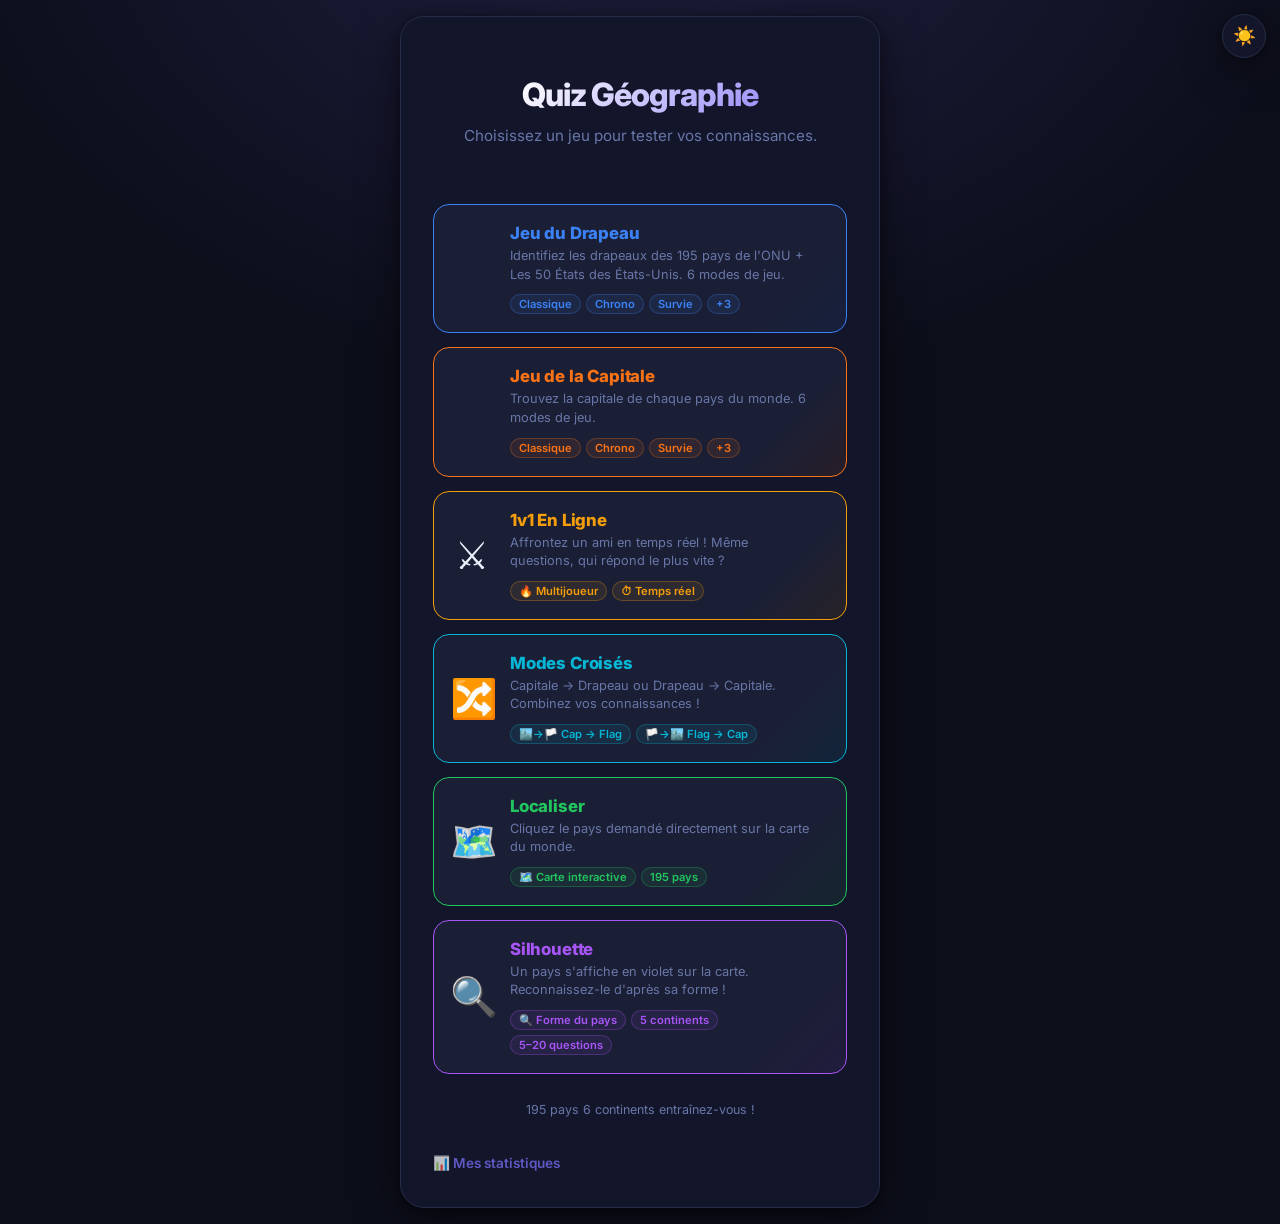
<file: index.html>
﻿<!DOCTYPE html>
<html lang="fr">
<head>
  <meta charset="UTF-8" />
  <meta name="viewport" content="width=device-width, initial-scale=1.0" />
  <title>Quiz Géographie</title>
  <link rel="stylesheet" href="style.css" />
  <link rel="preconnect" href="https://fonts.googleapis.com" />
  <link href="https://fonts.googleapis.com/css2?family=Inter:wght@400;500;600;700;800&display=swap" rel="stylesheet" />
  <script src="theme.js"></script>
</head>
<body>
<button id="theme-toggle" class="theme-toggle" title="Changer de thème">🌙</button>

<div class="screen active" id="screen-home">
  <div class="home-card">
    <div class="home-header">
      <div class="home-logo"></div>
      <h1>Quiz Géographie</h1>
      <p class="subtitle">Choisissez un jeu pour tester vos connaissances.</p>
    </div>
    <div class="game-picker">
      <a href="flags.html" class="game-tile" data-game="flags">
        <span class="game-tile-icon"></span>
        <div class="game-tile-body">
          <span class="game-tile-name">Jeu du Drapeau</span>
          <span class="game-tile-desc">Identifiez les drapeaux des 195 pays de l'ONU + Les 50 États des États-Unis. 6 modes de jeu.</span>
          <div class="game-tile-tags">
            <span class="gtag">Classique</span>
            <span class="gtag">Chrono</span>
            <span class="gtag">Survie</span>
            <span class="gtag">+3</span>
          </div>
        </div>
        <span class="game-tile-arrow"></span>
      </a>
      <a href="capitals.html" class="game-tile" data-game="capitals">
        <span class="game-tile-icon"></span>
        <div class="game-tile-body">
          <span class="game-tile-name">Jeu de la Capitale</span>
          <span class="game-tile-desc">Trouvez la capitale de chaque pays du monde. 6 modes de jeu.</span>
          <div class="game-tile-tags">
            <span class="gtag">Classique</span>
            <span class="gtag">Chrono</span>
            <span class="gtag">Survie</span>
            <span class="gtag">+3</span>
          </div>
        </div>
        <span class="game-tile-arrow"></span>
      </a>
      <a href="duel.html" class="game-tile" data-game="duel">
        <span class="game-tile-icon">⚔️</span>
        <div class="game-tile-body">
          <span class="game-tile-name">1v1 En Ligne</span>
          <span class="game-tile-desc">Affrontez un ami en temps réel ! Même questions, qui répond le plus vite ?</span>
          <div class="game-tile-tags">
            <span class="gtag">🔥 Multijoueur</span>
            <span class="gtag">⏱ Temps réel</span>
          </div>
        </div>
        <span class="game-tile-arrow"></span>
      </a>
      <a href="crossmodes.html" class="game-tile" data-game="crossmodes">
        <span class="game-tile-icon">🔀</span>
        <div class="game-tile-body">
          <span class="game-tile-name">Modes Croisés</span>
          <span class="game-tile-desc">Capitale → Drapeau ou Drapeau → Capitale. Combinez vos connaissances !</span>
          <div class="game-tile-tags">
            <span class="gtag">🏙️→🏳️ Cap → Flag</span>
            <span class="gtag">🏳️→🏙️ Flag → Cap</span>
          </div>
        </div>
        <span class="game-tile-arrow"></span>
      </a>
      <a href="map.html" class="game-tile" data-game="map">
        <span class="game-tile-icon">🗺️</span>
        <div class="game-tile-body">
          <span class="game-tile-name">Localiser</span>
          <span class="game-tile-desc">Cliquez le pays demandé directement sur la carte du monde.</span>
          <div class="game-tile-tags">
            <span class="gtag">🗺️ Carte interactive</span>
            <span class="gtag">195 pays</span>
          </div>
        </div>
        <span class="game-tile-arrow"></span>
      </a>
      <a href="silhouette.html" class="game-tile" data-game="silhouette">
        <span class="game-tile-icon">🔍</span>
        <div class="game-tile-body">
          <span class="game-tile-name">Silhouette</span>
          <span class="game-tile-desc">Un pays s'affiche en violet sur la carte. Reconnaissez-le d'après sa forme !</span>
          <div class="game-tile-tags">
            <span class="gtag">🔍 Forme du pays</span>
            <span class="gtag">5 continents</span>
            <span class="gtag">5–20 questions</span>
          </div>
        </div>
        <span class="game-tile-arrow"></span>
      </a>
    </div>
    <p class="home-footer">195 pays  6 continents  entraînez-vous !</p>
    <a href="stats.html" class="btn-stats-link">📊 Mes statistiques</a>
  </div>
</div>

</body>
</html>
</file>
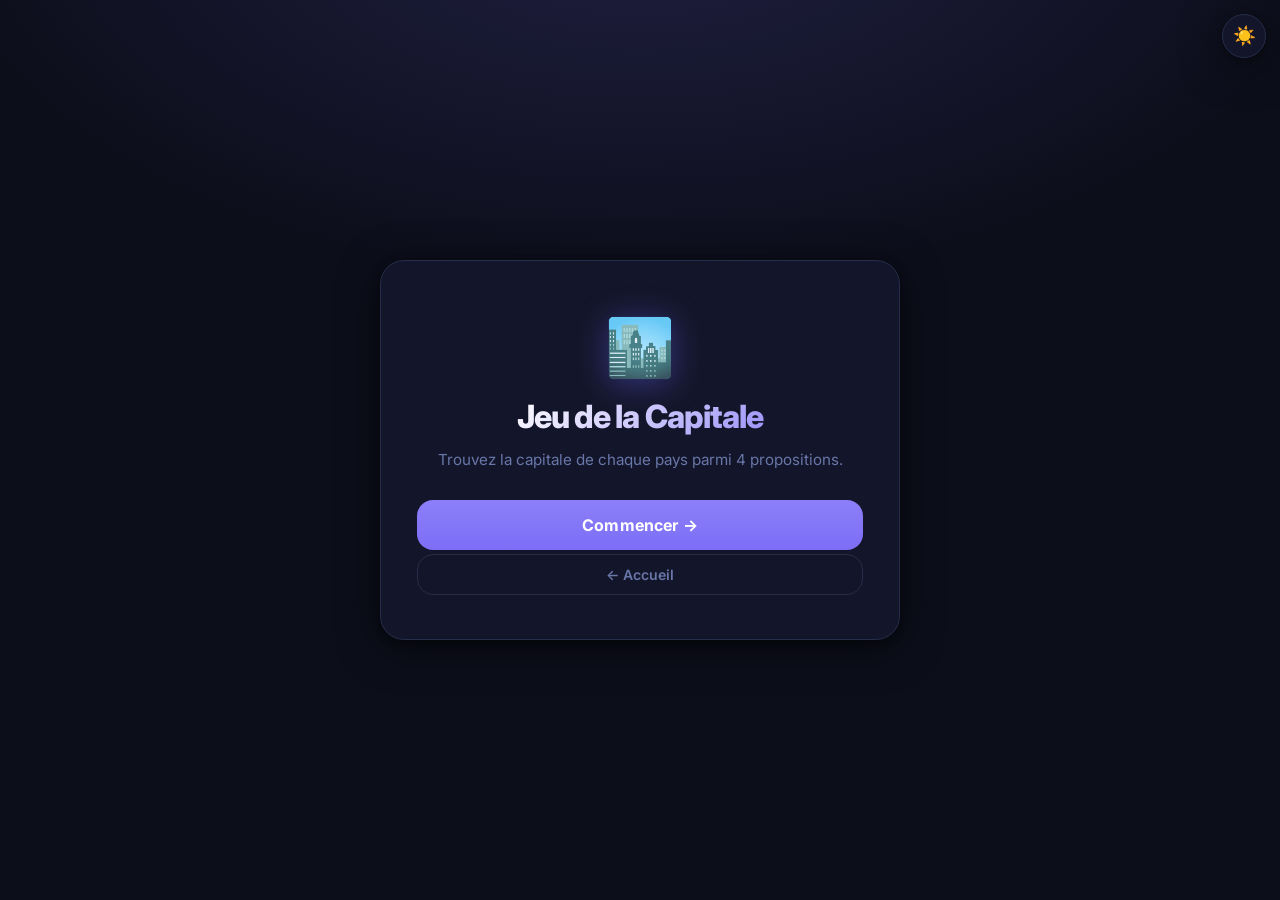
<file: capitals.html>
<!DOCTYPE html>
<html lang="fr">
<head>
  <meta charset="UTF-8" />
  <meta name="viewport" content="width=device-width, initial-scale=1.0" />
  <title>Jeu de la Capitale</title>
  <link rel="stylesheet" href="style.css" />
  <link rel="stylesheet" href="capitals.css" />
  <link rel="preconnect" href="https://fonts.googleapis.com" />
  <link href="https://fonts.googleapis.com/css2?family=Inter:wght@400;500;600;700;800&display=swap" rel="stylesheet" />
  <script src="theme.js"></script>
  <script src="countries.js"></script>
  <script src="audio.js"></script>
</head>
<body>
<button id="theme-toggle" class="theme-toggle" title="Changer de thème">🌙</button>

<!-- ===================== SCREEN: WELCOME ===================== -->
<div id="screen-welcome" class="screen active">
  <div class="welcome-card">
    <div class="logo">🏙️</div>
    <h1>Jeu de la Capitale</h1>
    <p class="subtitle">Trouvez la capitale de chaque pays parmi 4 propositions.</p>
    <button class="btn-primary" id="btn-start">Commencer →</button>
    <a href="index.html" class="btn-home-link">← Accueil</a>
  </div>
</div>

<!-- ===================== SCREEN: CONTINENT ===================== -->
<div id="screen-continent" class="screen">
  <div class="selection-wrapper">
    <div class="selection-header">
      <h2>Choisir une région</h2>
      <p class="subtitle">Sélectionnez la zone géographique à explorer.</p>
    </div>
    <div class="continent-grid" id="continent-grid"></div>
    <button class="btn-secondary btn-back" id="btn-back-from-continent">← Retour</button>
  </div>
</div>

<!-- ===================== SCREEN: MODE ===================== -->
<div id="screen-mode" class="screen">
  <div class="selection-wrapper">
    <div class="selection-header">
      <div class="context-pills">
        <span class="pill" id="mode-continent-pill"></span>
      </div>
      <h2>Mode de jeu</h2>
      <p class="subtitle">Choisissez comment vous voulez jouer.</p>
    </div>
    <div class="mode-grid" id="mode-grid"></div>
    <button class="btn-secondary btn-back" id="btn-back-from-mode">← Retour</button>
  </div>
</div>

<!-- ===================== SCREEN: GAME ===================== -->
<div id="screen-game" class="screen">
  <div class="game-wrapper" id="game-wrapper">

    <!-- Top bar -->
    <div class="top-bar">
      <div class="top-left">
        <span class="mode-tag" id="game-mode-tag"></span>
        <span id="question-counter">1 / 10</span>
      </div>
      <div class="score-badge">
        <span class="score-label">Score</span>
        <span id="score-value">0</span>
      </div>
      <button class="btn-icon" id="btn-quit-game" title="Quitter">✕</button>
    </div>

    <!-- Progress bar -->
    <div id="progress-bar-wrap">
      <div class="progress-bar-track">
        <div class="progress-bar-fill" id="progress-bar"></div>
      </div>
      <div class="progress-dots" id="progress-dots"></div>
    </div>

    <!-- Streak bar (survival) -->
    <div class="streak-bar" id="streak-bar">
      <span class="streak-icon">🔥</span>
      <span id="streak-count">0</span>
      <span class="streak-label">consécutives</span>
      <span class="streak-record-label">Record : <strong id="streak-record-val">0</strong></span>
    </div>

    <!-- Chrono bar -->
    <div class="chrono-wrap" id="chrono-wrap">
      <div class="chrono-bar-track">
        <div class="chrono-bar-fill" id="chrono-bar"></div>
      </div>
      <span id="chrono-time">60</span>
    </div>

    <!-- Zone animée contenant la question et les réponses -->
    <div class="question-area" id="question-area">

    <!-- ── QUESTION CARD (standard / hardcore) ── -->
    <!-- Shows country name; user picks/types the capital -->
    <div id="zone-standard">
      <div class="cap-question-card" id="cap-question-card">
        <p class="cap-question-label" id="cap-question-label">Quelle est la capitale de…</p>
        <h3 class="cap-country-name" id="cap-country-name"></h3>
        <span class="cap-flag-hint" id="cap-flag-hint"></span>
      </div>
    </div>

    <!-- ── REVERSE QUESTION (show capital → pick country) ── -->
    <div id="zone-reverse">
      <div class="cap-question-card">
        <p class="cap-question-label">Quel pays a pour capitale…</p>
        <h3 class="cap-country-name" id="reverse-capital-name"></h3>
      </div>
    </div>

    <!-- ── HARDCORE INPUT ── -->
    <div id="zone-hardcore">
      <div class="hardcore-hint">
        <span class="hc-label">Tapez le nom de la capitale</span>
        <span class="hc-tol" id="hc-tol-badge"></span>
      </div>
      <div class="hardcore-input-wrap">
        <input type="text" id="hardcore-input" class="hardcore-input"
               placeholder="Capitale…" autocomplete="off" spellcheck="false" />
        <button class="btn-submit" id="btn-hc-submit">OK</button>
      </div>
    </div>

    <!-- Feedback banner -->
    <div class="feedback-banner" id="feedback-banner">
      <span id="feedback-icon"></span>
      <span id="feedback-text"></span>
    </div>

    <!-- Answer buttons -->
    <div class="answers-grid" id="answers-grid">
      <button class="answer-btn" data-index="0"></button>
      <button class="answer-btn" data-index="1"></button>
      <button class="answer-btn" data-index="2"></button>
      <button class="answer-btn" data-index="3"></button>
    </div>

    </div><!-- /.question-area -->

    <!-- Bottom controls -->
    <div class="bottom-controls">
      <button class="btn-primary" id="btn-next" disabled>Suivant →</button>
      <button class="btn-secondary btn-infini-home hidden" id="btn-infini-home">🏠 Retour à l'accueil</button>
    </div>

  </div>
</div>

<!-- ===================== SCREEN: RESULTS ===================== -->
<div id="screen-results" class="screen">
  <div class="results-card">
    <div id="results-emoji" class="results-emoji">🏆</div>
    <h2 id="results-title">Partie terminée !</h2>
    <p id="results-subtitle" class="subtitle"></p>

    <div class="score-circle" id="score-circle">
      <svg viewBox="0 0 120 120">
        <circle class="ring-bg"   cx="60" cy="60" r="52" />
        <circle class="ring-fill" cx="60" cy="60" r="52" id="ring-fill" />
      </svg>
      <div class="score-inside">
        <span id="final-score">0</span>
        <span class="score-denom" id="final-total">/10</span>
      </div>
    </div>

    <div class="survival-result" id="survival-result">
      <div class="streak-big">🔥 <span id="survival-streak">0</span></div>
      <p class="streak-desc">réponses consécutives</p>
      <div class="record-row">
        <span class="record-tag">Record personnel</span>
        <span id="survival-record-display">0</span>
      </div>
    </div>

    <div class="results-stats" id="results-stats">
      <div class="stat-item correct">
        <span class="stat-icon">✓</span>
        <span id="stat-correct">0 correctes</span>
      </div>
      <div class="stat-item incorrect">
        <span class="stat-icon">✗</span>
        <span id="stat-incorrect">0 incorrectes</span>
      </div>
    </div>

    <div class="chrono-result" id="chrono-result">
      <div class="chrono-stat">
        <span class="chrono-stat-icon">⚡</span>
        <span id="chrono-stat-speed">— rép/min</span>
      </div>
      <div class="chrono-stat">
        <span class="chrono-stat-icon">🎯</span>
        <span id="chrono-stat-acc">— % précision</span>
      </div>
    </div>

    <div class="new-record-badge" id="new-record-badge">🎉 Nouveau record !</div>

    <div class="results-buttons">
      <button class="btn-primary"   id="btn-play-again">Rejouer ce mode</button>
      <button class="btn-secondary" id="btn-change-mode">Changer de mode</button>
      <button class="btn-secondary" id="btn-home">← Accueil</button>
    </div>
  </div>
</div>

<script src="capitals.js?v=2"></script>
</body>
</html>
</file>
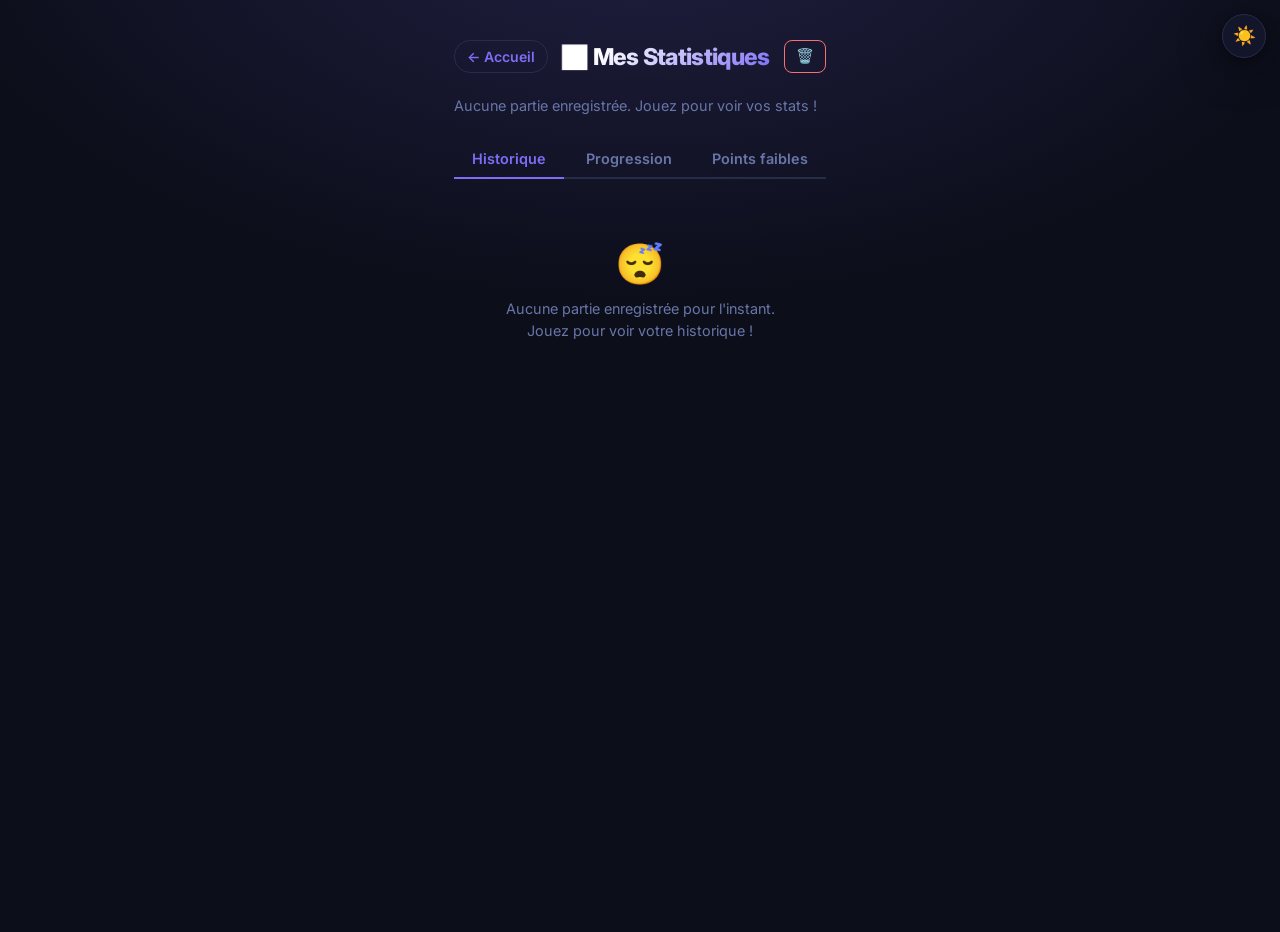
<file: stats.html>
<!DOCTYPE html>
<html lang="fr">
<head>
  <meta charset="UTF-8" />
  <meta name="viewport" content="width=device-width, initial-scale=1.0" />
  <title>Mes Statistiques — Quiz Géographie</title>
  <link rel="stylesheet" href="style.css" />
  <link rel="stylesheet" href="stats.css" />
  <link rel="preconnect" href="https://fonts.googleapis.com" />
  <link href="https://fonts.googleapis.com/css2?family=Inter:wght@400;500;600;700;800&display=swap" rel="stylesheet" />
  <script src="theme.js"></script>
  <script src="countries.js"></script>
</head>
<body>
<button id="theme-toggle" class="theme-toggle" title="Changer de thème">🌙</button>

<div class="stats-page">

  <!-- Header -->
  <div class="stats-header">
    <a href="index.html" class="btn-back-home">← Accueil</a>
    <h1>📊 Mes Statistiques</h1>
    <button id="btn-clear-history" class="btn-danger-sm" title="Effacer l'historique">🗑️</button>
  </div>

  <!-- Global summary -->
  <div class="stats-summary" id="stats-summary"></div>

  <!-- Tabs -->
  <div class="tabs">
    <button class="tab active" data-tab="history">Historique</button>
    <button class="tab" data-tab="progress">Progression</button>
    <button class="tab" data-tab="weak">Points faibles</button>
  </div>

  <!-- ── TAB: Historique ─────────────────────────────────────── -->
  <div class="tab-panel active" id="tab-history">
    <div id="history-empty" class="empty-state hidden">
      <span>😴</span>
      <p>Aucune partie enregistrée pour l'instant.<br>Jouez pour voir votre historique !</p>
    </div>
    <div class="history-table-wrap" id="history-table-wrap">
      <table class="history-table">
        <thead>
          <tr>
            <th>Date</th>
            <th>Jeu</th>
            <th>Mode</th>
            <th>Région</th>
            <th>Score</th>
            <th>%</th>
          </tr>
        </thead>
        <tbody id="history-tbody"></tbody>
      </table>
    </div>
  </div>

  <!-- ── TAB: Progression ───────────────────────────────────── -->
  <div class="tab-panel" id="tab-progress">
    <div id="progress-empty" class="empty-state hidden">
      <span>📈</span>
      <p>Jouez au moins 2 parties pour voir votre courbe.</p>
    </div>
    <div class="chart-legend">
      <span class="legend-dot flags"></span> Drapeaux
      <span class="legend-dot capitals"></span> Capitales
    </div>
    <div class="chart-wrap" id="chart-wrap">
      <svg id="progress-chart" class="progress-chart" viewBox="0 0 600 250" preserveAspectRatio="xMidYMid meet"></svg>
    </div>
    <p class="chart-caption">Les 30 dernières parties par type (% de réussite)</p>
  </div>

  <!-- ── TAB: Points faibles ────────────────────────────────── -->
  <div class="tab-panel" id="tab-weak">
    <div class="weak-actions">
      <button class="btn-revision" id="btn-revise-flags" disabled>🚩 Réviser drapeaux</button>
      <button class="btn-revision" id="btn-revise-capitals" disabled>🏙️ Réviser capitales</button>
    </div>
    <div class="weak-tabs">
      <button class="weak-tab active" data-game="flags">Drapeaux</button>
      <button class="weak-tab" data-game="capitals">Capitales</button>
    </div>
    <div id="weak-empty" class="empty-state hidden">
      <span>🎯</span>
      <p>Aucun point faible détecté encore.<br>Jouez plusieurs parties pour les voir apparaître !</p>
    </div>
    <div id="weak-list"></div>
  </div>

</div>

<script src="stats.js?v=1"></script>
</body>
</html>
</file>
<file: style.css>
﻿/* ================================================
   DEVINE LE DRAPEAU — style.css  v2
================================================ */

/* ── TOKENS ──────────────────────────────────── */
:root {
  /* ── Mode sombre (défaut) ── */
  --bg:          #0c0e1a;
  --bg-card:     #13162a;
  --bg-card2:    #1b1f35;
  --border:      #262d48;
  --text:        #edf0fc;
  --muted:       #6876a8;
  --accent:      #7c6ef7;
  --accent-glow: rgba(124,110,247,.3);
  --ok:          #22c55e;
  --ok-bg:       rgba(34,197,94,.13);
  --err:         #f87171;
  --err-bg:      rgba(248,113,113,.12);
  --warn:        #fbbf24;
  --r-sm: 8px; --r-md: 16px; --r-lg: 24px;
  --shadow: 0 8px 40px rgba(0,0,0,.55), 0 2px 8px rgba(0,0,0,.3);
  --t: .2s cubic-bezier(.4,0,.2,1);
  --body-grad: rgba(124,110,247,.18);
}

/* ── Mode clair ─────────────────────────────── */
[data-theme="light"] {
  --bg:          #f2f4ff;
  --bg-card:     #ffffff;
  --bg-card2:    #e8ecf9;
  --border:      #c8ceeb;
  --text:        #0e1120;
  --muted:       #58618f;
  --accent:      #4f46e5;
  --accent-glow: rgba(79,70,229,.2);
  --ok:          #15803d;
  --ok-bg:       rgba(21,128,61,.1);
  --err:         #b91c1c;
  --err-bg:      rgba(185,28,28,.09);
  --warn:        #b45309;
  --shadow: 0 2px 12px rgba(0,0,0,.07), 0 8px 28px rgba(79,70,229,.09);
  --body-grad: rgba(79,70,229,.1);
}

/* ── RESET ───────────────────────────────────── */
*,*::before,*::after{box-sizing:border-box;margin:0;padding:0}
html{font-size:16px;scroll-behavior:smooth}
body{
  font-family:'Inter',system-ui,sans-serif;
  background:var(--bg);
  color:var(--text);
  min-height:100dvh;
  display:flex;align-items:center;justify-content:center;
  padding:16px;
  background-image:radial-gradient(ellipse 80% 60% at 50% -10%, var(--body-grad) 0%, transparent 70%);
  transition:background-color .3s ease, color .25s ease;
}

/* ── SCREENS ─────────────────────────────────── */
.screen{display:none;width:100%;max-width:520px;animation:fadeUp .32s ease both}
.screen.active{display:flex;justify-content:center}
@keyframes fadeUp{from{opacity:0;transform:translateY(18px)}to{opacity:1;transform:none}}

/* ======================================================
   WELCOME
====================================================== */
.welcome-card{
  background:var(--bg-card);border:1px solid var(--border);
  border-radius:var(--r-lg);padding:52px 36px 44px;
  text-align:center;width:100%;box-shadow:var(--shadow);
}
.logo{font-size:3.5rem;margin-bottom:16px;display:block;
  filter:drop-shadow(0 4px 16px rgba(108,99,255,.4))}
h1{
  font-size:2rem;font-weight:800;letter-spacing:-.03em;margin-bottom:12px;
  background:linear-gradient(135deg,#fff 20%,var(--accent) 100%);
  -webkit-background-clip:text;-webkit-text-fill-color:transparent;background-clip:text;
}
[data-theme="light"] h1{
  background:linear-gradient(135deg,#1e1b4b 10%,var(--accent) 100%);
  -webkit-background-clip:text;-webkit-text-fill-color:transparent;background-clip:text;
}
.subtitle{color:var(--muted);font-size:.95rem;line-height:1.6;margin-bottom:28px}

/* ======================================================
   SELECTION SCREENS (continent + mode)
====================================================== */
.selection-wrapper{
  background:var(--bg-card);border:1px solid var(--border);
  border-radius:var(--r-lg);padding:32px 28px 28px;
  width:100%;box-shadow:var(--shadow);
  display:flex;flex-direction:column;gap:20px;
}
.selection-header h2{font-size:1.4rem;font-weight:800;letter-spacing:-.02em}
.selection-header .subtitle{margin-bottom:0}
.context-pills{margin-bottom:4px;display:flex;gap:8px;flex-wrap:wrap}
.pill{
  display:inline-flex;align-items:center;gap:6px;
  background:rgba(108,99,255,.15);border:1px solid rgba(108,99,255,.3);
  border-radius:99px;padding:4px 12px;font-size:.8rem;font-weight:600;color:var(--accent);
}

/* ── Continent grid ── */
.continent-grid{display:grid;grid-template-columns:1fr 1fr;gap:10px}
.continent-card{
  background:var(--bg-card2);border:1.5px solid var(--border);
  border-radius:var(--r-md);padding:16px 14px;cursor:pointer;
  transition:all var(--t);display:flex;flex-direction:column;gap:6px;
  text-align:left;color:var(--text);
}
.continent-card:hover{border-color:var(--accent);background:rgba(108,99,255,.07);transform:translateY(-2px)}
.continent-card.selected{border-color:var(--accent);background:rgba(108,99,255,.14);box-shadow:0 0 0 3px var(--accent-glow)}
.continent-icon{font-size:2rem;line-height:1}
.continent-name{font-size:.95rem;font-weight:700;color:var(--text)}
.continent-count{font-size:.75rem;color:var(--muted);font-weight:500}

/* ── Mode grid ── */
.mode-grid{display:flex;flex-direction:column;gap:10px}
.mode-card{
  background:var(--bg-card2);border:1.5px solid var(--border);
  border-radius:var(--r-md);padding:14px 16px;cursor:pointer;
  transition:all var(--t);display:flex;align-items:center;gap:14px;text-align:left;color:var(--text);
}
.mode-card:hover{border-color:var(--accent);background:rgba(108,99,255,.07);transform:translateX(3px)}
.mode-card.selected{border-color:var(--accent);background:rgba(108,99,255,.13)}
.mode-icon{font-size:1.6rem;width:36px;text-align:center;flex-shrink:0}
.mode-info{flex:1}
.mode-name{font-size:.95rem;font-weight:700;margin-bottom:2px;color:var(--text)}
.mode-desc{font-size:.78rem;color:var(--muted);line-height:1.4}
.mode-tags{display:flex;gap:5px;margin-top:6px;flex-wrap:wrap}
.mode-tag-pill{
  font-size:.68rem;font-weight:600;padding:2px 8px;border-radius:99px;
  background:rgba(108,99,255,.15);border:1px solid rgba(108,99,255,.25);color:var(--accent);
}
.mode-tag-pill.warn{background:rgba(245,158,11,.12);border-color:rgba(245,158,11,.25);color:var(--warn)}
.mode-arrow{color:var(--muted);font-size:1.1rem;flex-shrink:0}

/* ======================================================
   BUTTONS
====================================================== */
.btn-primary{
  width:100%;padding:15px;border-radius:var(--r-md);border:none;
  background:var(--accent);color:#fff;font-size:1rem;font-weight:700;
  cursor:pointer;transition:var(--t);position:relative;overflow:hidden;
  font-family:inherit;letter-spacing:.01em;
}
.btn-primary::after{
  content:'';position:absolute;inset:0;
  background:linear-gradient(180deg,rgba(255,255,255,.12) 0%,transparent 100%);
  pointer-events:none;
}
.btn-primary:not(:disabled):hover{transform:translateY(-2px);box-shadow:0 6px 24px var(--accent-glow)}
.btn-primary:active{transform:none}
.btn-primary:disabled{opacity:.4;cursor:not-allowed}

.btn-secondary{
  width:100%;padding:13px;border-radius:var(--r-md);
  border:1px solid var(--border);background:transparent;
  color:var(--muted);font-size:.92rem;font-weight:600;cursor:pointer;
  transition:var(--t);font-family:inherit;
}
.btn-secondary:hover{border-color:var(--accent);color:var(--accent)}

.btn-back{margin-top:0}

.btn-icon{
  width:36px;height:36px;border-radius:50%;border:1px solid var(--border);
  background:var(--bg-card2);color:var(--muted);font-size:.9rem;
  cursor:pointer;display:flex;align-items:center;justify-content:center;
  transition:var(--t);flex-shrink:0;
}
.btn-icon:hover{border-color:var(--err);color:var(--err)}

/* ======================================================
   GAME SCREEN
====================================================== */
.game-wrapper{
  background:var(--bg-card);border:1px solid var(--border);
  border-radius:var(--r-lg);padding:20px 20px 24px;
  width:100%;box-shadow:var(--shadow);
  display:flex;flex-direction:column;gap:12px;
}

/* Top bar */
.top-bar{display:flex;align-items:center;gap:8px}
.top-left{flex:1;display:flex;align-items:center;gap:8px;min-width:0}
.mode-tag{
  display:inline-block;font-size:.68rem;font-weight:700;
  padding:3px 8px;border-radius:99px;
  background:rgba(108,99,255,.18);border:1px solid rgba(108,99,255,.3);color:var(--accent);
  white-space:nowrap;flex-shrink:0;
}
#question-counter{font-size:.82rem;font-weight:600;color:var(--muted);letter-spacing:.03em;white-space:nowrap;overflow:hidden;text-overflow:ellipsis}
.score-badge{
  display:flex;flex-direction:column;align-items:center;
  background:var(--bg-card2);border:1px solid var(--border);
  border-radius:var(--r-sm);padding:5px 12px;min-width:56px;flex-shrink:0;
}
.score-label{font-size:.6rem;font-weight:600;color:var(--muted);text-transform:uppercase;letter-spacing:.08em}
#score-value{font-size:1.15rem;font-weight:800;color:var(--accent);line-height:1.2}

/* Progress bar */
.progress-bar-track{height:4px;background:var(--bg-card2);border-radius:99px;overflow:hidden}
.progress-bar-fill{
  height:100%;width:0%;
  background:linear-gradient(90deg,var(--accent),#a78bfa);
  border-radius:99px;transition:width .5s cubic-bezier(.4,0,.2,1);
}

/* Streak bar (survival) */
.streak-bar{
  display:none;align-items:center;gap:8px;
  background:var(--bg-card2);border:1px solid var(--border);
  border-radius:var(--r-sm);padding:10px 14px;
}
.streak-bar.show{display:flex}
.streak-icon{font-size:1.2rem}
#streak-count{font-size:1.3rem;font-weight:800;color:var(--warn)}
.streak-label{font-size:.8rem;color:var(--muted);flex:1}
.streak-record-label{font-size:.78rem;color:var(--muted)}
.streak-record-label strong{color:var(--text)}

/* Chrono wrap */
.chrono-wrap{
  display:none;align-items:center;gap:10px;
}
.chrono-wrap.show{display:flex}
.chrono-bar-track{flex:1;height:8px;background:var(--bg-card2);border-radius:99px;overflow:hidden}
.chrono-bar-fill{
  height:100%;width:100%;
  background:linear-gradient(90deg,var(--ok),var(--accent));
  border-radius:99px;
  transition:width .9s linear,background .5s;
}
.chrono-bar-fill.warn{background:linear-gradient(90deg,var(--err),var(--warn))}
#chrono-time{
  font-size:1.1rem;font-weight:800;color:var(--text);
  min-width:32px;text-align:right;flex-shrink:0;
}

/* ── Flag card (standard / hardcore) ── */
.flag-card{
  background:var(--bg-card2);border:1px solid var(--border);
  border-radius:var(--r-md);padding:20px;
  display:flex;justify-content:center;align-items:center;min-height:170px;
  position:relative;overflow:hidden;
}
.flag-wrap{position:relative;display:flex;align-items:center;justify-content:center;width:100%}
#flag-img{
  max-width:280px;width:100%;height:auto;
  border-radius:var(--r-sm);box-shadow:0 4px 20px rgba(0,0,0,.5);
  display:block;transition:opacity .2s;object-fit:cover;aspect-ratio:3/2;
}
.flag-shimmer{
  position:absolute;inset:0;border-radius:var(--r-sm);
  background:linear-gradient(90deg,transparent 25%,rgba(255,255,255,.06) 50%,transparent 75%);
  background-size:200% 100%;animation:shimmer 1.4s ease infinite;opacity:0;pointer-events:none;
}
.flag-shimmer.loading{opacity:1}
@keyframes shimmer{0%{background-position:200% 0}100%{background-position:-200% 0}}

/* ── Reverse mode zone ── */
.reverse-question-card{
  background:var(--bg-card2);border:1px solid var(--border);
  border-radius:var(--r-md);padding:20px;text-align:center;
}
.reverse-label{font-size:.8rem;color:var(--muted);margin-bottom:6px;font-weight:500}
#reverse-country-name{font-size:1.4rem;font-weight:800;letter-spacing:-.02em}
.flag-choices-grid{
  display:grid;grid-template-columns:1fr 1fr;gap:10px;margin-top:10px;
}
.flag-choice-btn{
  background:var(--bg-card2);border:2px solid var(--border);
  border-radius:var(--r-md);padding:8px;cursor:pointer;
  transition:all var(--t);overflow:hidden;
  display:flex;align-items:center;justify-content:center;
  aspect-ratio:3/2;
}
.flag-choice-btn img{width:100%;height:100%;object-fit:cover;border-radius:6px;display:block;transition:opacity .2s}
.flag-choice-btn:not(:disabled):hover{border-color:var(--accent);transform:scale(1.03)}
.flag-choice-btn.correct{border-color:var(--ok);box-shadow:0 0 0 3px rgba(34,197,94,.2)}
.flag-choice-btn.incorrect{border-color:var(--err);box-shadow:0 0 0 3px rgba(239,68,68,.15)}
.flag-choice-btn:disabled{cursor:not-allowed}

/* ── Hardcore zone ── */
.hardcore-hint{
  display:flex;align-items:center;justify-content:space-between;gap:8px;
  padding:0 2px;margin-bottom:4px;
}
.hc-label{font-size:.82rem;font-weight:600;color:var(--muted)}
.hc-tol{
  font-size:.72rem;font-weight:600;padding:3px 8px;border-radius:99px;
  background:rgba(245,158,11,.12);border:1px solid rgba(245,158,11,.25);color:var(--warn);
}
.hardcore-input-wrap{display:flex;gap:8px}
.hardcore-input{
  flex:1;padding:13px 14px;border-radius:var(--r-sm);
  border:1.5px solid var(--border);background:var(--bg-card2);
  color:var(--text);font-size:.95rem;font-family:inherit;
  outline:none;transition:border-color var(--t);
}
.hardcore-input:focus{border-color:var(--accent)}
.hardcore-input.ok{border-color:var(--ok)}
.hardcore-input.bad{border-color:var(--err)}
.btn-submit{
  padding:13px 18px;border-radius:var(--r-sm);border:none;
  background:var(--accent);color:#fff;font-weight:700;font-size:.9rem;
  cursor:pointer;transition:var(--t);white-space:nowrap;font-family:inherit;
}
.btn-submit:hover{filter:brightness(1.1)}
.btn-submit:disabled{opacity:.4;cursor:not-allowed}

/* ── Feedback banner ── */
.feedback-banner{
  display:flex;align-items:center;gap:10px;
  padding:11px 14px;border-radius:var(--r-sm);
  font-size:.88rem;font-weight:600;
  opacity:0;transform:scale(.96);pointer-events:none;min-height:44px;
  transition:all .22s cubic-bezier(.4,0,.2,1);
}
.feedback-banner.show{opacity:1;transform:scale(1);pointer-events:auto}
.feedback-banner.correct{background:var(--ok-bg);border:1px solid rgba(34,197,94,.25);color:var(--ok)}
.feedback-banner.incorrect{background:var(--err-bg);border:1px solid rgba(239,68,68,.25);color:var(--err)}
.feedback-banner.close-enough{background:rgba(245,158,11,.1);border:1px solid rgba(245,158,11,.25);color:var(--warn)}
#feedback-icon{font-size:1.05rem}

/* ── Answer buttons ── */
.answers-grid{display:grid;grid-template-columns:1fr 1fr;gap:9px}
.answer-btn{
  padding:13px 10px;border-radius:var(--r-sm);
  border:1.5px solid var(--border);background:var(--bg-card2);
  color:var(--text);font-family:inherit;font-size:.86rem;font-weight:500;
  cursor:pointer;transition:all var(--t);text-align:center;line-height:1.4;
}
.answer-btn:not(:disabled):hover{border-color:var(--accent);background:rgba(108,99,255,.08);transform:translateY(-1px)}
.answer-btn.correct{border-color:var(--ok);background:var(--ok-bg);color:var(--ok);font-weight:700;
  animation:popCorrect .28s ease}
.answer-btn.incorrect{border-color:var(--err);background:var(--err-bg);color:var(--err)}
.answer-btn:disabled{cursor:not-allowed}
@keyframes popCorrect{0%{transform:scale(1)}50%{transform:scale(1.04)}100%{transform:scale(1)}}

/* Bottom controls */
.bottom-controls{margin-top:2px;display:flex;flex-direction:column;gap:8px}
.btn-infini-home{margin-top:0}

/* Hidden helpers */
.hidden{display:none!important}

/* ======================================================
   RESULTS SCREEN
====================================================== */
.results-card{
  background:var(--bg-card);border:1px solid var(--border);
  border-radius:var(--r-lg);padding:36px 28px 32px;
  width:100%;text-align:center;box-shadow:var(--shadow);
  display:flex;flex-direction:column;align-items:center;gap:14px;
}
.results-emoji{font-size:3rem;filter:drop-shadow(0 4px 16px rgba(108,99,255,.4))}
h2{font-size:1.5rem;font-weight:800;letter-spacing:-.02em}

/* Ring */
.score-circle{position:relative;width:130px;height:130px;margin:4px 0}
.score-circle svg{width:100%;height:100%;transform:rotate(-90deg)}
.ring-bg{fill:none;stroke:var(--bg-card2);stroke-width:10}
.ring-fill{
  fill:none;stroke:var(--accent);stroke-width:10;stroke-linecap:round;
  stroke-dasharray:327;stroke-dashoffset:327;
  filter:drop-shadow(0 0 8px var(--accent));
  transition:stroke-dashoffset 1.1s cubic-bezier(.4,0,.2,1) .2s;
}
.score-inside{position:absolute;inset:0;display:flex;flex-direction:column;align-items:center;justify-content:center}
#final-score{font-size:2.4rem;font-weight:800;line-height:1}
.score-denom{font-size:.88rem;font-weight:600;color:var(--muted)}

/* Survival special */
.survival-result{display:none;flex-direction:column;align-items:center;gap:8px}
.survival-result.show{display:flex}
.streak-big{font-size:2.8rem;font-weight:800;line-height:1}
.streak-desc{font-size:.9rem;color:var(--muted)}
.record-row{display:flex;align-items:center;gap:8px;margin-top:4px}
.record-tag{
  font-size:.72rem;font-weight:700;padding:3px 10px;border-radius:99px;
  background:rgba(108,99,255,.15);border:1px solid rgba(108,99,255,.25);color:var(--accent);
}
#survival-record-display{font-size:1.1rem;font-weight:800;color:var(--text)}

/* Stats */
.results-stats{display:flex;gap:10px;width:100%}
.stat-item{
  flex:1;display:flex;align-items:center;gap:8px;
  padding:11px 14px;border-radius:var(--r-sm);font-size:.88rem;font-weight:600;
}
.stat-item.correct{background:var(--ok-bg);border:1px solid rgba(34,197,94,.18);color:var(--ok)}
.stat-item.incorrect{background:var(--err-bg);border:1px solid rgba(239,68,68,.18);color:var(--err)}
.stat-icon{font-size:1rem}

/* Chrono stats */
.chrono-result{display:none;flex-wrap:wrap;gap:10px;justify-content:center;width:100%}
.chrono-result.show{display:flex}
.chrono-stat{
  display:flex;align-items:center;gap:8px;
  background:var(--bg-card2);border:1px solid var(--border);
  border-radius:var(--r-sm);padding:10px 16px;font-size:.88rem;font-weight:600;
  flex:1;min-width:120px;
}
.chrono-stat-icon{font-size:1.1rem}

/* New record */
.new-record-badge{
  display:none;
  background:linear-gradient(135deg,rgba(108,99,255,.25),rgba(167,139,250,.2));
  border:1px solid rgba(108,99,255,.35);border-radius:99px;
  padding:8px 20px;font-size:.88rem;font-weight:700;color:var(--accent);
}
.new-record-badge.show{display:block}

/* Results buttons */
.results-buttons{display:flex;flex-direction:column;gap:8px;width:100%}

/* ======================================================
   RESPONSIVE
====================================================== */
/* ======================================================
   LANDING PAGE (index.html)
====================================================== */
.home-card{
  background:var(--bg-card);border:1px solid var(--border);
  border-radius:var(--r-lg);padding:44px 32px 36px;
  width:100%;max-width:480px;box-shadow:var(--shadow);
  display:flex;flex-direction:column;gap:28px;
}
.home-header{text-align:center}
.home-logo{font-size:3.5rem;margin-bottom:14px;display:block;filter:drop-shadow(0 4px 16px rgba(108,99,255,.4))}
.home-header h1{margin-bottom:10px}
.game-picker{display:flex;flex-direction:column;gap:14px}
.game-tile{
  display:flex;align-items:center;gap:16px;
  background:var(--bg-card2);border:1.5px solid var(--border);
  border-radius:var(--r-md);padding:18px 16px;
  text-decoration:none;color:var(--text);
  transition:all var(--t);
}
.game-tile:hover{border-color:var(--accent);background:rgba(108,99,255,.08);transform:translateX(3px)}
.game-tile-icon{font-size:2.4rem;flex-shrink:0;width:44px;text-align:center}
.game-tile-body{flex:1;display:flex;flex-direction:column;gap:4px}
.game-tile-name{font-size:1.05rem;font-weight:800;letter-spacing:-.01em}
.game-tile-desc{font-size:.8rem;color:var(--muted);line-height:1.45}
.game-tile-tags{display:flex;flex-wrap:wrap;gap:5px;margin-top:6px}
.gtag{
  font-size:.7rem;font-weight:600;padding:2px 8px;border-radius:99px;
  background:rgba(108,99,255,.14);border:1px solid rgba(108,99,255,.22);color:var(--accent);
}
.game-tile-arrow{font-size:1.5rem;color:var(--muted);flex-shrink:0;transition:var(--t)}
.game-tile:hover .game-tile-arrow{color:var(--accent)}
.home-footer{text-align:center;font-size:.78rem;color:var(--muted)}
.btn-home-link{
  display:block;text-align:center;text-decoration:none;
  padding:11px;border-radius:var(--r-md);
  border:1px solid var(--border);color:var(--muted);
  font-size:.88rem;font-weight:600;transition:var(--t);margin-top:4px;
}
.btn-home-link:hover{border-color:var(--accent);color:var(--accent)}
.btn-stats-link{display:inline-block;margin-top:10px;color:var(--accent);font-size:.85rem;font-weight:600;text-decoration:none;opacity:.75}
.btn-stats-link:hover{opacity:1;text-decoration:underline}

/* ======================================================
   GAME TILES — système de couleur par data-game
   Remplace les inline styles de index.html
====================================================== */
.game-tile[data-game="flags"]      { --tile-color:#3b82f6; --tile-bg:rgba(59,130,246,.09); --tile-bd:rgba(59,130,246,.28); }
.game-tile[data-game="capitals"]   { --tile-color:#f97316; --tile-bg:rgba(249,115,22,.09); --tile-bd:rgba(249,115,22,.28); }
.game-tile[data-game="duel"]       { --tile-color:#f59e0b; --tile-bg:rgba(245,158,11,.09); --tile-bd:rgba(245,158,11,.28); }
.game-tile[data-game="crossmodes"] { --tile-color:#06b6d4; --tile-bg:rgba(6,182,212,.09);  --tile-bd:rgba(6,182,212,.28);  }
.game-tile[data-game="map"]        { --tile-color:#22c55e; --tile-bg:rgba(34,197,94,.09);  --tile-bd:rgba(34,197,94,.28);  }
.game-tile[data-game="silhouette"] { --tile-color:#a855f7; --tile-bg:rgba(168,85,247,.09); --tile-bd:rgba(168,85,247,.28); }

.game-tile[data-game] {
  border-color: var(--tile-color, var(--border));
  background: linear-gradient(135deg, var(--bg-card2) 80%, var(--tile-bg, transparent));
}
.game-tile[data-game]:hover { border-color: var(--tile-color, var(--accent)); background: linear-gradient(135deg, var(--bg-card2) 60%, var(--tile-bg, transparent)); }
.game-tile[data-game] .game-tile-name { color: var(--tile-color, var(--text)); }
.game-tile[data-game] .gtag {
  background: var(--tile-bg, rgba(108,99,255,.14));
  border: 1px solid var(--tile-bd, rgba(108,99,255,.22));
  color: var(--tile-color, var(--accent));
}

/* ======================================================
   PROGRESS DOTS — indicateurs par question
====================================================== */
.progress-dots {
  display: flex;
  gap: 5px;
  justify-content: center;
  margin-top: 6px;
  flex-wrap: wrap;
}
.pdot {
  width: 8px;
  height: 8px;
  border-radius: 50%;
  border: 1.5px solid var(--border);
  background: transparent;
  transition: background .25s ease, border-color .25s ease;
  flex-shrink: 0;
}
.pdot.correct  { background: var(--ok);  border-color: var(--ok);  }
.pdot.incorrect{ background: var(--err); border-color: var(--err); }
.pdot.current  { border-color: var(--accent); background: rgba(108,99,255,.18); }

/* ======================================================
   QUESTION TRANSITION — animation entre questions
====================================================== */
@keyframes qFadeIn {
  from { opacity: 0; transform: translateY(10px); }
  to   { opacity: 1; transform: translateY(0); }
}
@keyframes qFadeOut {
  from { opacity: 1; transform: translateY(0); }
  to   { opacity: 0; transform: translateY(-7px); }
}
.question-area.q-out { animation: qFadeOut .15s ease forwards; pointer-events: none; }
.question-area.q-in  { animation: qFadeIn .22s ease both; }

@media(max-width:400px){
  body{padding:8px}
  .welcome-card,.selection-wrapper,.game-wrapper,.results-card{padding:20px 14px}
  h1{font-size:1.55rem}
  .continent-grid{grid-template-columns:1fr 1fr;gap:8px}
  .answers-grid{gap:7px}
  .answer-btn{font-size:.8rem;padding:11px 8px}
  #flag-img{max-width:220px}
  .flag-choices-grid{gap:8px}
}
@media(max-width:340px){
  .continent-grid{grid-template-columns:1fr}
}

/* ======================================================
   THEME TOGGLE BUTTON
====================================================== */
.theme-toggle{
  position:fixed;top:14px;right:14px;z-index:9999;
  width:44px;height:44px;border-radius:50%;
  border:1.5px solid var(--border);
  background:var(--bg-card);
  color:var(--text);font-size:1.15rem;
  cursor:pointer;
  box-shadow:var(--shadow);
  transition:border-color var(--t),transform var(--t),background var(--t);
  display:flex;align-items:center;justify-content:center;
  flex-shrink:0;
}
.theme-toggle:hover{border-color:var(--accent);transform:scale(1.1)}

/* ======================================================
   LIGHT MODE — OVERRIDES SPÉCIFIQUES
====================================================== */
[data-theme="light"] .logo,
[data-theme="light"] .home-logo,
[data-theme="light"] .results-emoji{
  filter:drop-shadow(0 4px 14px rgba(79,70,229,.3));
}
[data-theme="light"] h2{
  color:var(--text);
}
[data-theme="light"] #flag-img{
  box-shadow:0 4px 20px rgba(0,0,0,.18);
}
[data-theme="light"] .flag-choice-btn{
  background:var(--bg-card2);
}
[data-theme="light"] .hardcore-input{
  background:#fff;
  color:var(--text);
}
[data-theme="light"] .ring-fill{
  filter:drop-shadow(0 0 6px rgba(79,70,229,.45));
}
[data-theme="light"] .score-badge{
  background:var(--bg-card2);
  border-color:var(--border);
}
[data-theme="light"] .btn-icon{
  background:var(--bg-card2);
}
[data-theme="light"] .game-wrapper,
[data-theme="light"] .welcome-card,
[data-theme="light"] .selection-wrapper,
[data-theme="light"] .results-card,
[data-theme="light"] .home-card{
  box-shadow:0 4px 24px rgba(79,70,229,.1), 0 1px 4px rgba(0,0,0,.06);
}
[data-theme="light"] .continent-card:hover,
[data-theme="light"] .mode-card:hover{
  background:rgba(79,70,229,.06);
}
[data-theme="light"] .continent-card.selected{
  background:rgba(79,70,229,.1);
}
[data-theme="light"] .mode-tag-pill{
  background:rgba(79,70,229,.1);
  border-color:rgba(79,70,229,.22);
}
[data-theme="light"] .mode-tag-pill.warn{
  background:rgba(180,83,9,.08);
  border-color:rgba(180,83,9,.22);
}
[data-theme="light"] .answer-btn:not(:disabled):hover{
  background:rgba(79,70,229,.07);
}
[data-theme="light"] .new-record-badge{
  background:linear-gradient(135deg,rgba(79,70,229,.15),rgba(99,88,255,.1));
  border-color:rgba(79,70,229,.3);
}
[data-theme="light"] .pill{
  background:rgba(79,70,229,.1);
  border-color:rgba(79,70,229,.25);
}
[data-theme="light"] .record-tag{
  background:rgba(79,70,229,.1);
  border-color:rgba(79,70,229,.22);
}
[data-theme="light"] .game-tile:hover{
  background:rgba(79,70,229,.06);
}
[data-theme="light"] .gtag{
  background:rgba(79,70,229,.1);
  border-color:rgba(79,70,229,.2);
}
/* Stats page light overrides */
[data-theme="light"] .summary-card{
  box-shadow:0 2px 8px rgba(79,70,229,.07);
}
[data-theme="light"] .history-table th{
  background:var(--bg-card2);
}
[data-theme="light"] .history-table tr:hover td{
  background:rgba(79,70,229,.04);
}
[data-theme="light"] .chart-wrap{
  box-shadow:0 2px 8px rgba(0,0,0,.05);
}
[data-theme="light"] .btn-revision{
  box-shadow:0 2px 10px rgba(79,70,229,.25);
}
/* Smooth transitions sur cards et inputs */
.welcome-card,.selection-wrapper,.game-wrapper,.results-card,.home-card,
.continent-card,.mode-card,.answer-btn,.btn-primary,.btn-secondary,
.hardcore-input,.feedback-banner,.score-badge,.streak-bar,.chrono-wrap,
.flag-card,.flag-choice-btn,.reverse-question-card{
  transition:background-color .25s ease, border-color .25s ease,
             color .2s ease, box-shadow .25s ease, transform var(--t);
}
</file>
<file: capitals.css>
/* =============================================
   JEUX DE LA CAPITALE — capitals.css
   Surcharge et ajouts spécifiques
============================================= */

/* Question card: displays country name */
.cap-question-card {
  background: var(--bg-card2);
  border: 1px solid var(--border);
  border-radius: var(--r-md);
  padding: 24px 20px;
  text-align: center;
  position: relative;
  overflow: hidden;
}
.cap-question-card::before {
  content: '';
  position: absolute;
  inset: 0;
  background: radial-gradient(ellipse 80% 60% at 50% 0%, rgba(108,99,255,.1) 0%, transparent 70%);
  pointer-events: none;
}
.cap-question-label {
  font-size: .78rem;
  font-weight: 600;
  color: var(--muted);
  text-transform: uppercase;
  letter-spacing: .06em;
  margin-bottom: 10px;
}
.cap-country-name {
  font-size: 1.7rem;
  font-weight: 800;
  letter-spacing: -.03em;
  line-height: 1.2;
  color: var(--text);
}
.cap-flag-hint {
  display: block;
  font-size: 2rem;
  margin-top: 10px;
  filter: drop-shadow(0 2px 6px rgba(0,0,0,.4));
}

/* Larger answer buttons for capitals (city names can be long) */
.answers-grid {
  grid-template-columns: 1fr 1fr;
}
.answer-btn {
  font-size: .82rem;
  padding: 14px 10px;
  hyphens: auto;
  word-break: break-word;
}

/* Reverse mode: capital shown → pick country */
#zone-reverse .cap-country-name {
  color: var(--accent);
}
</file>
<file: stats.css>
/* ================================================================
   STATS PAGE — stats.css
================================================================ */

.stats-page {
  max-width: 760px;
  margin: 0 auto;
  padding: 24px 16px 60px;
  font-family: 'Inter', sans-serif;
  color: var(--text);
  min-height: 100vh;
}

/* ── Header ──────────────────────────────────────────────────── */
.stats-header {
  display: flex;
  align-items: center;
  gap: 12px;
  margin-bottom: 20px;
}
.stats-header h1 {
  flex: 1;
  font-size: 1.45rem;
  font-weight: 800;
  margin: 0;
}
.btn-back-home {
  color: var(--accent);
  text-decoration: none;
  font-size: .88rem;
  font-weight: 600;
  white-space: nowrap;
  padding: 7px 12px;
  border: 1px solid var(--border);
  border-radius: var(--r-md);
  transition: var(--t);
}
.btn-back-home:hover { border-color: var(--accent); }
.btn-danger-sm {
  background: none;
  border: 1px solid var(--err);
  color: var(--err);
  border-radius: 8px;
  padding: 7px 11px;
  cursor: pointer;
  font-size: .9rem;
  transition: var(--t);
}
.btn-danger-sm:hover { background: rgba(239,68,68,.12); }

/* ── Summary cards ───────────────────────────────────────────── */
.stats-summary {
  display: flex;
  flex-wrap: wrap;
  gap: 10px;
  margin-bottom: 22px;
}
.summary-card {
  flex: 1;
  min-width: 110px;
  background: var(--bg-card);
  border: 1px solid var(--border);
  border-radius: 14px;
  padding: 14px 16px;
  text-align: center;
}
.summary-value {
  display: block;
  font-size: 1.55rem;
  font-weight: 800;
  color: var(--accent);
}
.summary-label {
  display: block;
  font-size: .75rem;
  color: var(--muted);
  margin-top: 3px;
}

/* ── Tabs ────────────────────────────────────────────────────── */
.tabs {
  display: flex;
  gap: 4px;
  border-bottom: 2px solid var(--border);
  margin-bottom: 20px;
}
.tab {
  background: none;
  border: none;
  padding: 10px 18px;
  font-family: 'Inter', sans-serif;
  font-size: .9rem;
  font-weight: 600;
  color: var(--muted);
  cursor: pointer;
  border-bottom: 2px solid transparent;
  margin-bottom: -2px;
  transition: color .2s;
}
.tab.active { color: var(--accent); border-bottom-color: var(--accent); }
.tab:hover:not(.active) { color: var(--text); }
.tab-panel { display: none; }
.tab-panel.active { display: block; }

/* ── History table ───────────────────────────────────────────── */
.history-table-wrap {
  overflow-x: auto;
  border-radius: 12px;
  border: 1px solid var(--border);
}
.history-table {
  width: 100%;
  border-collapse: collapse;
  font-size: .86rem;
}
.history-table th {
  background: var(--bg-card2);
  color: var(--muted);
  font-weight: 600;
  text-align: left;
  padding: 10px 14px;
  border-bottom: 1px solid var(--border);
  white-space: nowrap;
}
.history-table td {
  padding: 9px 14px;
  border-bottom: 1px solid var(--border);
}
.history-table tr:last-child td { border-bottom: none; }
.history-table tr:hover td { background: rgba(255,255,255,.03); }

.badge-game {
  display: inline-block;
  border-radius: 6px;
  padding: 2px 8px;
  font-size: .78rem;
  font-weight: 600;
}
.badge-game.flags    { background: rgba(99,102,241,.15); color: #818cf8; }
.badge-game.capitals { background: rgba(245,158,11,.15); color: #fbbf24; }

.score-pct { font-weight: 700; }
.score-pct.high { color: var(--ok); }
.score-pct.mid  { color: var(--warn); }
.score-pct.low  { color: var(--err); }

/* ── Progress chart ──────────────────────────────────────────── */
.chart-legend {
  display: flex;
  align-items: center;
  gap: 16px;
  font-size: .85rem;
  color: var(--muted);
  margin-bottom: 10px;
}
.legend-dot {
  display: inline-block;
  width: 12px;
  height: 12px;
  border-radius: 50%;
  vertical-align: middle;
  margin-right: 4px;
}
.legend-dot.flags    { background: #818cf8; }
.legend-dot.capitals { background: #fbbf24; }
.chart-wrap {
  background: var(--bg-card);
  border: 1px solid var(--border);
  border-radius: 14px;
  padding: 16px;
  overflow: hidden;
}
.chart-wrap.hidden { display: none; }
.progress-chart { width: 100%; display: block; }
.chart-caption {
  text-align: center;
  font-size: .78rem;
  color: var(--muted);
  margin-top: 8px;
}

/* ── Weak countries ──────────────────────────────────────────── */
.weak-actions {
  display: flex;
  gap: 10px;
  margin-bottom: 16px;
  flex-wrap: wrap;
}
.btn-revision {
  flex: 1;
  min-width: 150px;
  padding: 12px 18px;
  background: var(--accent);
  color: #fff;
  border: none;
  border-radius: 12px;
  font-family: 'Inter', sans-serif;
  font-size: .9rem;
  font-weight: 700;
  cursor: pointer;
  transition: opacity .2s;
}
.btn-revision:hover:not(:disabled) { opacity: .85; }
.btn-revision:disabled { opacity: .35; cursor: not-allowed; }

.weak-tabs {
  display: flex;
  gap: 8px;
  margin-bottom: 14px;
}
.weak-tab {
  background: var(--bg-card);
  border: 1px solid var(--border);
  border-radius: 8px;
  padding: 6px 16px;
  font-family: 'Inter', sans-serif;
  font-size: .85rem;
  font-weight: 600;
  color: var(--muted);
  cursor: pointer;
  transition: var(--t);
}
.weak-tab.active { background: var(--accent); color: #fff; border-color: transparent; }

.weak-item {
  display: flex;
  align-items: center;
  gap: 10px;
  padding: 10px 4px;
  border-bottom: 1px solid var(--border);
}
.weak-item:last-child { border-bottom: none; }
.weak-rank {
  font-size: .78rem;
  color: var(--muted);
  width: 20px;
  text-align: right;
  flex-shrink: 0;
}
.weak-flag-img {
  width: 32px;
  height: auto;
  border-radius: 3px;
  flex-shrink: 0;
  object-fit: cover;
  aspect-ratio: 4/3;
  box-shadow: 0 1px 4px rgba(0,0,0,.25);
}
.weak-name-wrap { flex: 1; min-width: 0; display: flex; flex-direction: column; gap: 1px; }
.weak-name { font-weight: 600; font-size: .88rem; overflow: hidden; text-overflow: ellipsis; white-space: nowrap; }
.weak-capital { font-size: .72rem; color: var(--muted); white-space: nowrap; overflow: hidden; text-overflow: ellipsis; }
.weak-bar-wrap {
  width: 80px;
  height: 6px;
  background: var(--border);
  border-radius: 3px;
  flex-shrink: 0;
}
.weak-bar-fill {
  height: 6px;
  border-radius: 3px;
  background: var(--err);
  transition: width .4s ease;
}
.weak-bar-high { background: var(--err); }
.weak-bar-mid  { background: var(--warn); }
.weak-bar-low  { background: #60a5fa; }

.weak-pct {
  font-size: .8rem;
  color: var(--err);
  font-weight: 700;
  width: 34px;
  text-align: right;
  flex-shrink: 0;
}
.weak-pct-high { color: var(--err); }
.weak-pct-mid  { color: var(--warn); }
.weak-pct-low  { color: #60a5fa; }
.weak-attempts {
  font-size: .75rem;
  color: var(--muted);
  white-space: nowrap;
  flex-shrink: 0;
}

/* ── Empty state ─────────────────────────────────────────────── */
.empty-state {
  text-align: center;
  padding: 40px 20px;
  color: var(--muted);
}
.empty-state span { font-size: 2.5rem; display: block; margin-bottom: 10px; }
.empty-state p { font-size: .9rem; line-height: 1.5; }

/* ── Responsive ──────────────────────────────────────────────── */
@media (max-width: 500px) {
  .stats-header h1 { font-size: 1.15rem; }
  .summary-card { min-width: 80px; padding: 10px 8px; }
  .summary-value { font-size: 1.25rem; }
  .tab { padding: 9px 12px; font-size: .82rem; }
  .weak-bar-wrap { width: 50px; }
  .history-table th, .history-table td { padding: 8px 10px; }
}
</file>
